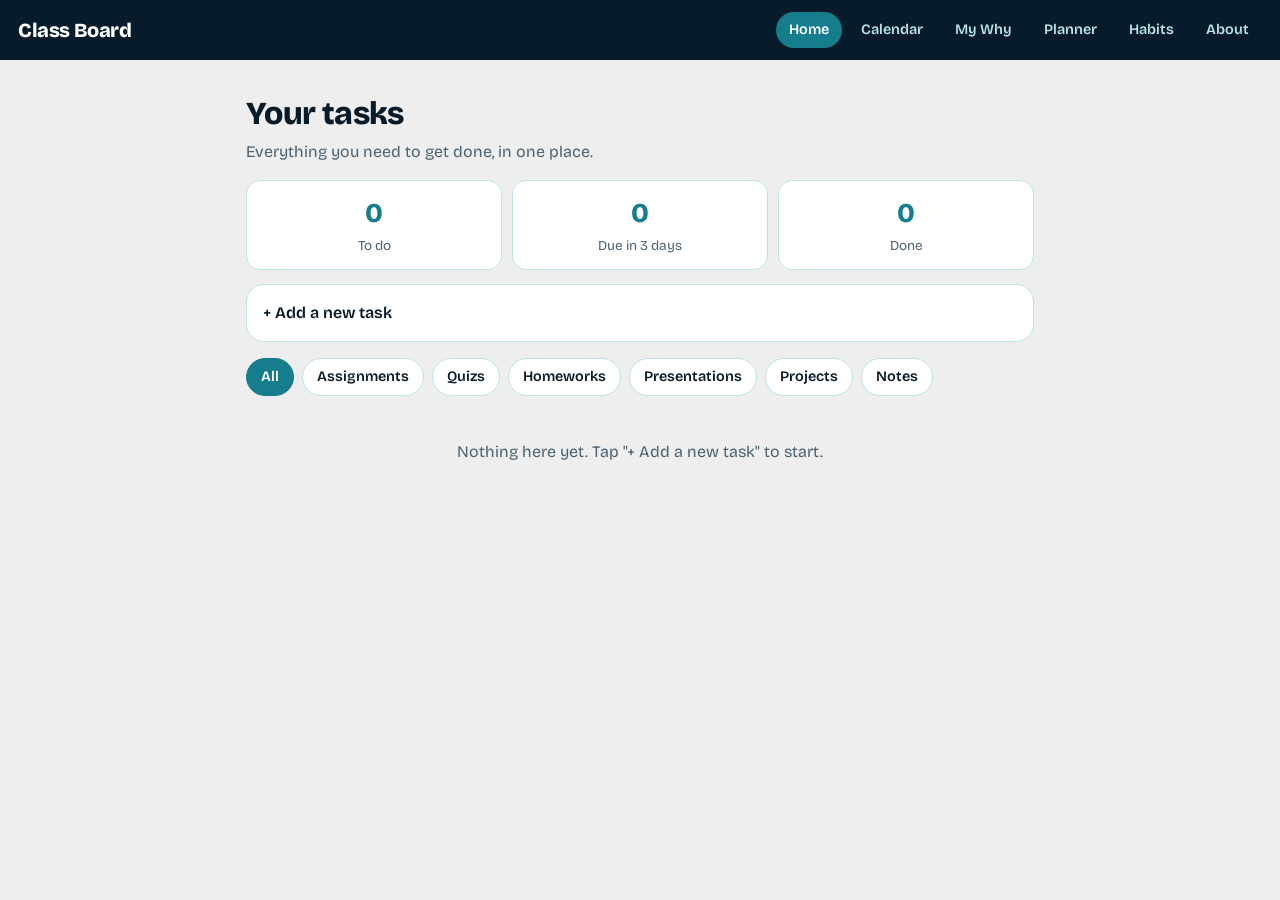
<file: index.html>
<!DOCTYPE html>
<html lang="en">
<head>
<meta charset="UTF-8">
<meta name="viewport" content="width=device-width, initial-scale=1">
<title>Home - Class Board</title>
<link rel="preconnect" href="https://fonts.googleapis.com">
<link rel="preconnect" href="https://fonts.gstatic.com" crossorigin>
<link href="https://fonts.googleapis.com/css2?family=Bricolage+Grotesque:wght@400;600;800&display=swap" rel="stylesheet">
<link rel="stylesheet" href="style.css">
</head>
<body>
<nav id="nav"></nav>

<main class="wrap">
  <div class="page-head">
    <h1>Your tasks</h1>
    <p>Everything you need to get done, in one place.</p>
  </div>

  <!-- three little numbers at the top -->
  <div class="stats">
    <div class="stat"><b id="statOpen">0</b><span>To do</span></div>
    <div class="stat"><b id="statSoon">0</b><span>Due in 3 days</span></div>
    <div class="stat"><b id="statDone">0</b><span>Done</span></div>
  </div>

  <!-- form to add or edit a task -->
  <details class="add" id="addBox" style="margin-top:14px">
    <summary id="addSummary">+ Add a new task</summary>
    <form id="addForm">
      <div class="row">
        <div>
          <label for="type">Type</label>
          <select id="type">
            <option>Assignment</option><option>Quiz</option><option>Homework</option>
            <option>Presentation</option><option>Project</option><option>Note</option>
          </select>
        </div>
        <div>
          <label for="deadline">Deadline</label>
          <input id="deadline" type="date">
          <div class="hint">Optional. Leave empty for notes.</div>
        </div>
      </div>
      <label for="title">Title</label>
      <input id="title" maxlength="120" required placeholder="e.g. Chapter 5 worksheet">
      <label for="details">Details</label>
      <textarea id="details" maxlength="1500" placeholder="Pages, topics, links, anything useful"></textarea>
      <button class="btn" id="addBtn" type="submit">Save task</button>
      <button class="btn ghost hidden" id="cancelBtn" type="button">Cancel edit</button>
    </form>
  </details>

  <div class="filters" id="filters"></div>
  <div id="list"></div>
</main>

<script src="common.js"></script>
<script>
// ===== Home page: add, edit, tick off and delete tasks =====
const TYPES = ["All", "Assignment", "Quiz", "Homework", "Presentation", "Project", "Note"];

let tasks = loadData("tasks", []);   // all tasks, loaded from the browser
let filterType = "All";              // which chip is selected
let edit_id = null;                  // id of the task being edited (null = adding a new one)

function $(id) { return document.getElementById(id); }

// ---- draw the stats, the chips and the task list ----
function render() {
  // stats
  $("statOpen").textContent = tasks.filter(t => !t.done).length;
  $("statDone").textContent = tasks.filter(t => t.done).length;
  $("statSoon").textContent = tasks.filter(function (t) {
    const n = daysLeft(t.deadline);
    return !t.done && n !== null && n >= 0 && n <= 3;
  }).length;

  // filter chips
  $("filters").innerHTML = TYPES.map(function (t) {
    return '<button class="chip" data-t="' + t + '" aria-pressed="' + (t === filterType) + '">' +
      (t === "All" ? "All" : t + "s") + "</button>";
  }).join("");

  // only show the selected type
  const shown = tasks.filter(t => filterType === "All" || t.type === filterType);

  // sort: not-done first, then earliest deadline, tasks without a deadline last
  shown.sort(function (a, b) {
    if (a.done !== b.done) return a.done ? 1 : -1;
    const da = a.deadline || "9999-12-31";
    const db = b.deadline || "9999-12-31";
    return da.localeCompare(db);
  });

  if (shown.length === 0) {
    $("list").innerHTML = '<div class="empty">Nothing here yet. Tap "+ Add a new task" to start.</div>';
    return;
  }

  $("list").innerHTML = shown.map(function (t) {
    const due = t.deadline ? dueLabel(t.deadline) : null;
    return '<article class="post ' + t.type + (t.done ? " done" : "") + '">' +
      '<div class="top">' +
        '<label class="tick"><input type="checkbox" data-done="' + t.id + '"' + (t.done ? " checked" : "") + '>' +
        '<span><span class="type">' + t.type + "</span><h3>" + esc(t.title) + "</h3></span></label>" +
        '<div class="actions"><button class="edit" data-edit="' + t.id + '">Edit</button>' +
        '<button class="del" data-del="' + t.id + '">Delete</button></div>' +
      "</div>" +
      (t.details ? "<p>" + esc(t.details) + "</p>" : "") +
      (due ? '<div class="due ' + due.cls + '">' + due.text + "</div>" : "") +
    "</article>";
  }).join("");
}

// ---- save + redraw (used after every change) ----
function update() {
  saveData("tasks", tasks);
  render();
}

// ---- put the form back to "add" mode ----
function endEdit() {
  edit_id = null;
  $("addForm").reset();
  $("addSummary").textContent = "+ Add a new task";
  $("addBtn").textContent = "Save task";
  $("cancelBtn").classList.add("hidden");
}

// ---- form submit: add a new task OR save changes ----
$("addForm").addEventListener("submit", function (e) {
  e.preventDefault();
  const data = {
    type: $("type").value,
    title: $("title").value.trim(),
    details: $("details").value.trim(),
    deadline: $("deadline").value
  };
  if (edit_id) {
    const task = tasks.find(t => t.id === edit_id);
    Object.assign(task, data);                       // copy new values onto the old task
  } else {
    tasks.push({ id: makeId(), done: false, ...data });
  }
  endEdit();
  $("addBox").open = false;
  update();
});

$("cancelBtn").addEventListener("click", endEdit);

// ---- clicks on the chips ----
$("filters").addEventListener("click", function (e) {
  const chip = e.target.closest("[data-t]");
  if (!chip) return;
  filterType = chip.dataset.t;
  render();
});

// ---- ticking a task as done ----
$("list").addEventListener("change", function (e) {
  const box = e.target.closest("[data-done]");
  if (!box) return;
  tasks.find(t => t.id === box.dataset.done).done = box.checked;
  update();
});

// ---- Edit and Delete buttons ----
$("list").addEventListener("click", function (e) {
  const editBtn = e.target.closest("[data-edit]");
  const delBtn = e.target.closest("[data-del]");

  if (editBtn) {
    const task = tasks.find(t => t.id === editBtn.dataset.edit);
    edit_id = task.id;
    $("type").value = task.type;
    $("deadline").value = task.deadline || "";
    $("title").value = task.title;
    $("details").value = task.details || "";
    $("addSummary").textContent = "Editing task";
    $("addBtn").textContent = "Save changes";
    $("cancelBtn").classList.remove("hidden");
    $("addBox").open = true;
    $("addBox").scrollIntoView({ behavior: "smooth" });
  }

  if (delBtn && confirm("Delete this task?")) {
    tasks = tasks.filter(t => t.id !== delBtn.dataset.del);
    update();
  }
});

render();
</script>
</body>
</html>
</file>
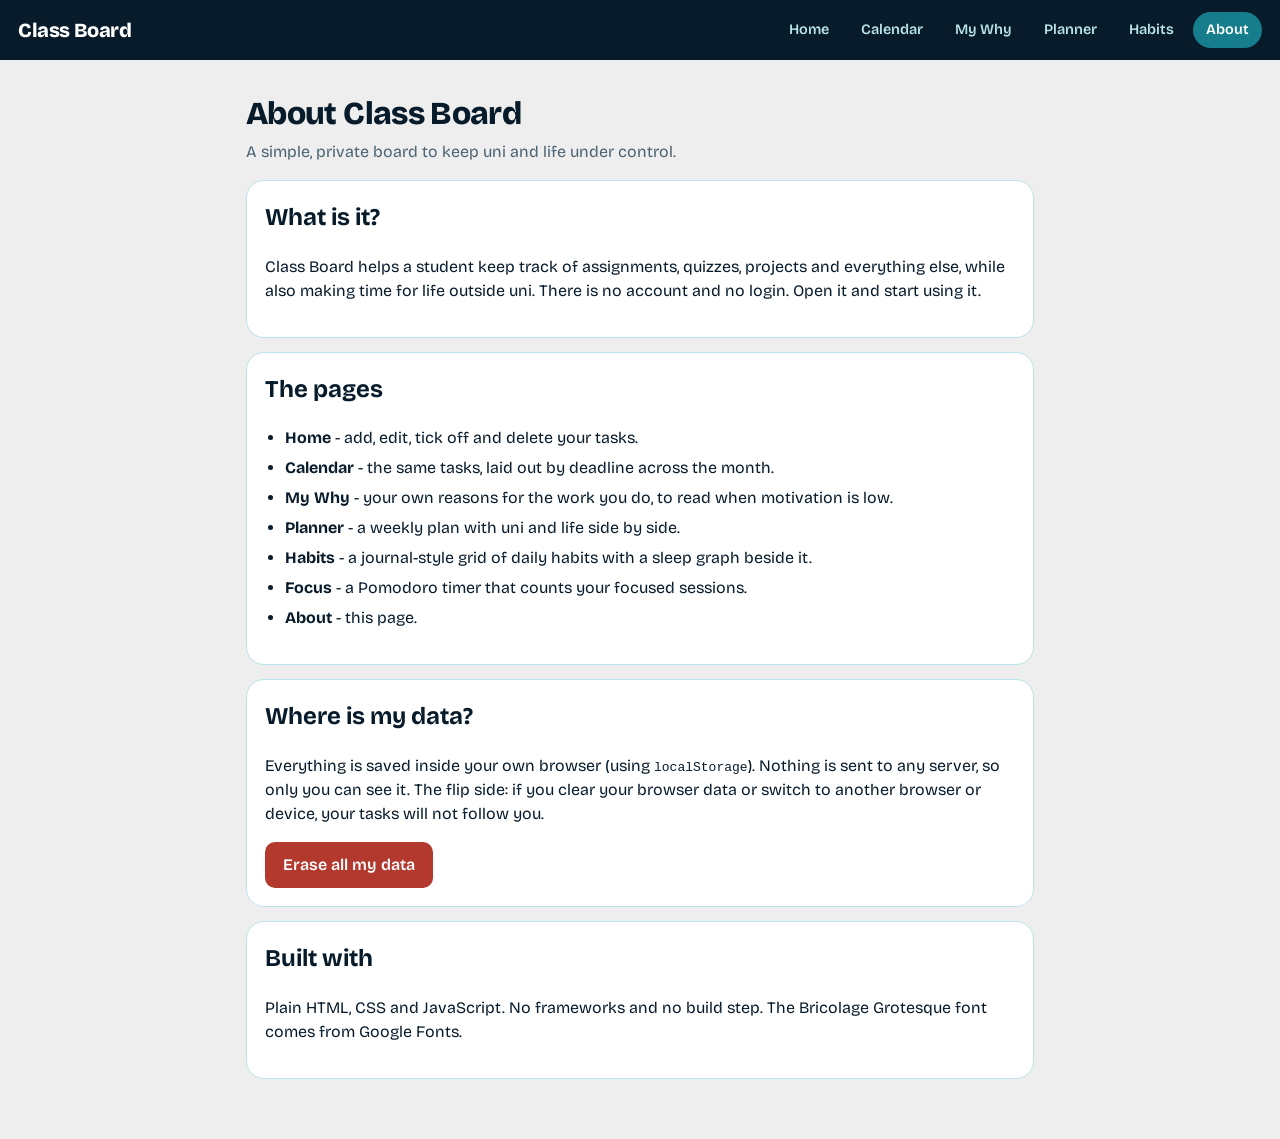
<file: about.html>
<!DOCTYPE html>
<html lang="en">
<head>
<meta charset="UTF-8">
<meta name="viewport" content="width=device-width, initial-scale=1">
<title>About - Class Board</title>
<link rel="preconnect" href="https://fonts.googleapis.com">
<link rel="preconnect" href="https://fonts.gstatic.com" crossorigin>
<link href="https://fonts.googleapis.com/css2?family=Bricolage+Grotesque:wght@400;600;800&display=swap" rel="stylesheet">
<link rel="stylesheet" href="style.css">
</head>
<body>
<nav id="nav"></nav>

<main class="wrap">
  <div class="page-head">
    <h1>About Class Board</h1>
    <p>A simple, private board to keep uni and life under control.</p>
  </div>

  <div class="card">
    <h2 style="margin-top:0">What is it?</h2>
    <p>Class Board helps a student keep track of assignments, quizzes, projects and everything else, while also making time for life outside uni. There is no account and no login. Open it and start using it.</p>
  </div>

  <div class="card">
    <h2 style="margin-top:0">The pages</h2>
    <ul class="about-list">
      <li><b>Home</b> - add, edit, tick off and delete your tasks.</li>
      <li><b>Calendar</b> - the same tasks, laid out by deadline across the month.</li>
      <li><b>My Why</b> - your own reasons for the work you do, to read when motivation is low.</li>
      <li><b>Planner</b> - a weekly plan with uni and life side by side.</li>
      <li><b>Habits</b> - a journal-style grid of daily habits with a sleep graph beside it.</li>
      <li><b>Focus</b> - a Pomodoro timer that counts your focused sessions.</li>
      <li><b>About</b> - this page.</li>
    </ul>
  </div>

  <div class="card">
    <h2 style="margin-top:0">Where is my data?</h2>
    <p>Everything is saved inside your own browser (using <code>localStorage</code>). Nothing is sent to any server, so only you can see it. The flip side: if you clear your browser data or switch to another browser or device, your tasks will not follow you.</p>
    <button class="btn danger" id="clearBtn" type="button">Erase all my data</button>
  </div>

  <div class="card">
    <h2 style="margin-top:0">Built with</h2>
    <p>Plain HTML, CSS and JavaScript. No frameworks and no build step. The Bricolage Grotesque font comes from Google Fonts.</p>
  </div>
</main>

<script src="common.js"></script>
<script>
// ===== About page: just one button that wipes everything saved by this site =====
document.getElementById("clearBtn").addEventListener("click", function () {
  if (confirm("This deletes all tasks, reasons, planner items and focus counts. Continue?")) {
    ["tasks", "reasons", "planner", "focusSessions", "habits", "habitChecks", "sleepLog"].forEach(function (key) {
      localStorage.removeItem(key);
    });
    alert("All data erased.");
  }
});
</script>
</body>
</html>
</file>
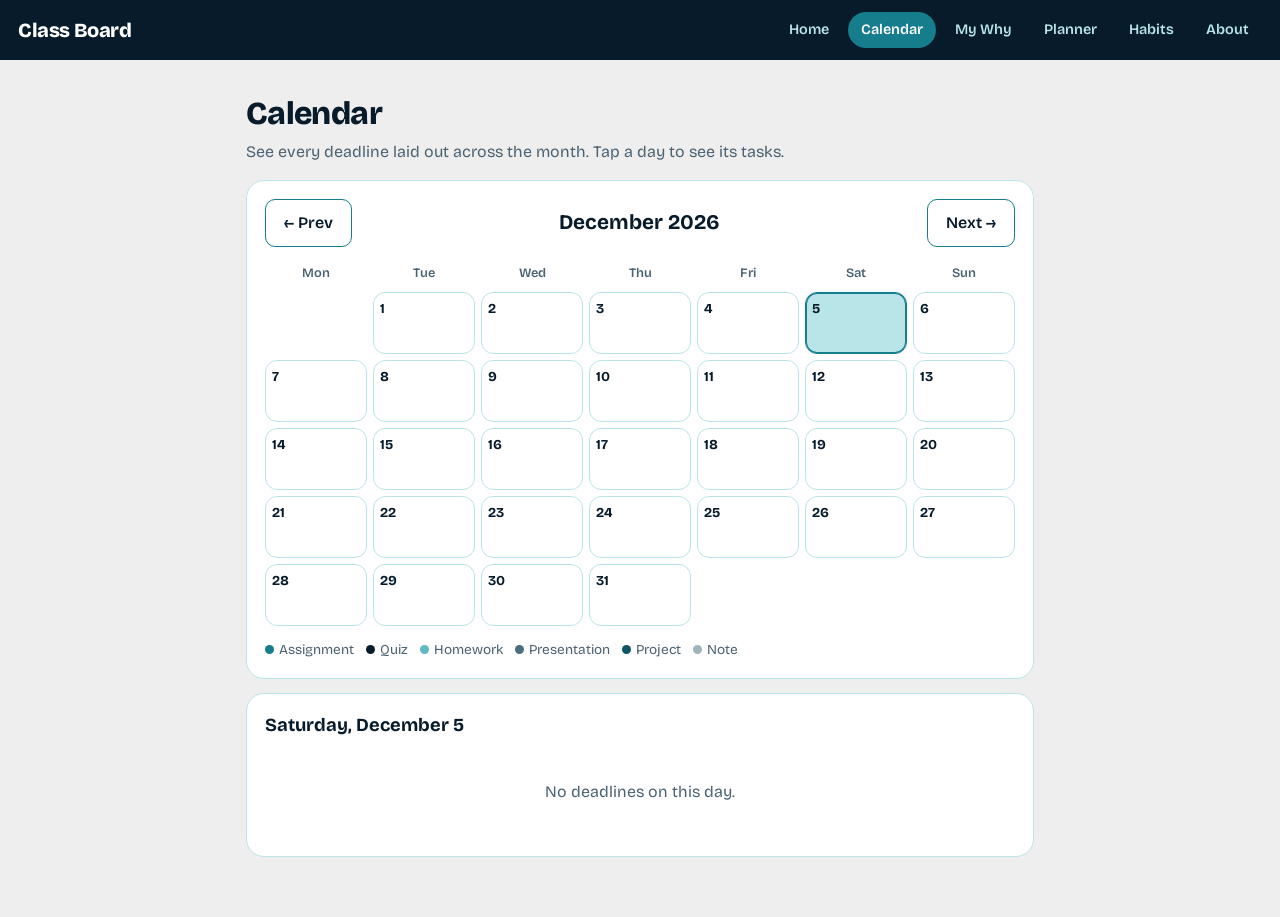
<file: calendar.html>
<!DOCTYPE html>
<html lang="en">
<head>
<meta charset="UTF-8">
<meta name="viewport" content="width=device-width, initial-scale=1">
<title>Calendar - Class Board</title>
<link rel="preconnect" href="https://fonts.googleapis.com">
<link rel="preconnect" href="https://fonts.gstatic.com" crossorigin>
<link href="https://fonts.googleapis.com/css2?family=Bricolage+Grotesque:wght@400;600;800&display=swap" rel="stylesheet">
<link rel="stylesheet" href="style.css">
</head>
<body>
<nav id="nav"></nav>

<main class="wrap">
  <div class="page-head">
    <h1>Calendar</h1>
    <p>See every deadline laid out across the month. Tap a day to see its tasks.</p>
  </div>

  <div class="card">
    <div class="cal-head">
      <button class="btn ghost" id="prevBtn" type="button">&larr; Prev</button>
      <h2 id="monthTitle"></h2>
      <button class="btn ghost" id="nextBtn" type="button">Next &rarr;</button>
    </div>
    <div class="cal-grid" id="calGrid"></div>

    <!-- colour key -->
    <div class="legend">
      <span><i class="dot Assignment"></i>Assignment</span>
      <span><i class="dot Quiz"></i>Quiz</span>
      <span><i class="dot Homework"></i>Homework</span>
      <span><i class="dot Presentation"></i>Presentation</span>
      <span><i class="dot Project"></i>Project</span>
      <span><i class="dot Note"></i>Note</span>
    </div>
  </div>

  <div class="card">
    <h2 id="dayTitle" style="margin:0 0 6px;font-size:1.15rem"></h2>
    <div id="dayList"></div>
  </div>
</main>

<script src="common.js"></script>
<script>
// ===== Calendar page: shows the same tasks as the Home page =====
let tasks = loadData("tasks", []);
let viewDate = new Date();          // the month we are looking at
viewDate.setDate(1);                // always the 1st so changing month is easy
let selectedKey = toKey(new Date()); // the day that is clicked (starts as today)

function $(id) { return document.getElementById(id); }

function drawCalendar() {
  const year = viewDate.getFullYear();
  const month = viewDate.getMonth();
  $("monthTitle").textContent = viewDate.toLocaleDateString(undefined, { month: "long", year: "numeric" });

  // week starts on Monday: how many empty boxes come before the 1st?
  const blanks = (new Date(year, month, 1).getDay() + 6) % 7;
  const total_days = new Date(year, month + 1, 0).getDate();
  const todayKey = toKey(new Date());

  let html = ["Mon", "Tue", "Wed", "Thu", "Fri", "Sat", "Sun"].map(n => '<div class="cal-name">' + n + "</div>").join("");

  for (let i = 0; i < blanks; i++) html += '<div class="cal-cell blank"></div>';

  for (let d = 1; d <= total_days; d++) {
    const key = toKey(new Date(year, month, d));
    const dayTasks = tasks.filter(t => t.deadline === key);
    const dots = dayTasks.map(t => '<i class="dot ' + t.type + '"></i>').join("");
    const classes = "cal-cell" + (key === todayKey ? " today" : "") + (key === selectedKey ? " selected" : "");
    html += '<button class="' + classes + '" data-key="' + key + '"><b>' + d + '</b><div class="dots">' + dots + "</div></button>";
  }
  $("calGrid").innerHTML = html;

  drawDay();
}

// the list of tasks under the calendar for the clicked day
function drawDay() {
  $("dayTitle").textContent = parseKey(selectedKey).toLocaleDateString(undefined, { weekday: "long", day: "numeric", month: "long" });
  const dayTasks = tasks.filter(t => t.deadline === selectedKey);

  if (dayTasks.length === 0) {
    $("dayList").innerHTML = '<div class="empty">No deadlines on this day.</div>';
    return;
  }
  $("dayList").innerHTML = dayTasks.map(function (t) {
    return '<article class="post ' + t.type + (t.done ? " done" : "") + '">' +
      '<label class="tick"><input type="checkbox" data-done="' + t.id + '"' + (t.done ? " checked" : "") + ">" +
      '<span><span class="type">' + t.type + "</span><h3>" + esc(t.title) + "</h3></span></label>" +
      (t.details ? "<p>" + esc(t.details) + "</p>" : "") + "</article>";
  }).join("");
}

// previous / next month buttons
$("prevBtn").addEventListener("click", function () { viewDate.setMonth(viewDate.getMonth() - 1); drawCalendar(); });
$("nextBtn").addEventListener("click", function () { viewDate.setMonth(viewDate.getMonth() + 1); drawCalendar(); });

// clicking a day
$("calGrid").addEventListener("click", function (e) {
  const cell = e.target.closest("[data-key]");
  if (!cell) return;
  selectedKey = cell.dataset.key;
  drawCalendar();
});

// ticking a task as done from here also saves it
$("dayList").addEventListener("change", function (e) {
  const box = e.target.closest("[data-done]");
  if (!box) return;
  tasks.find(t => t.id === box.dataset.done).done = box.checked;
  saveData("tasks", tasks);
  drawCalendar();
});

drawCalendar();
</script>
</body>
</html>
</file>
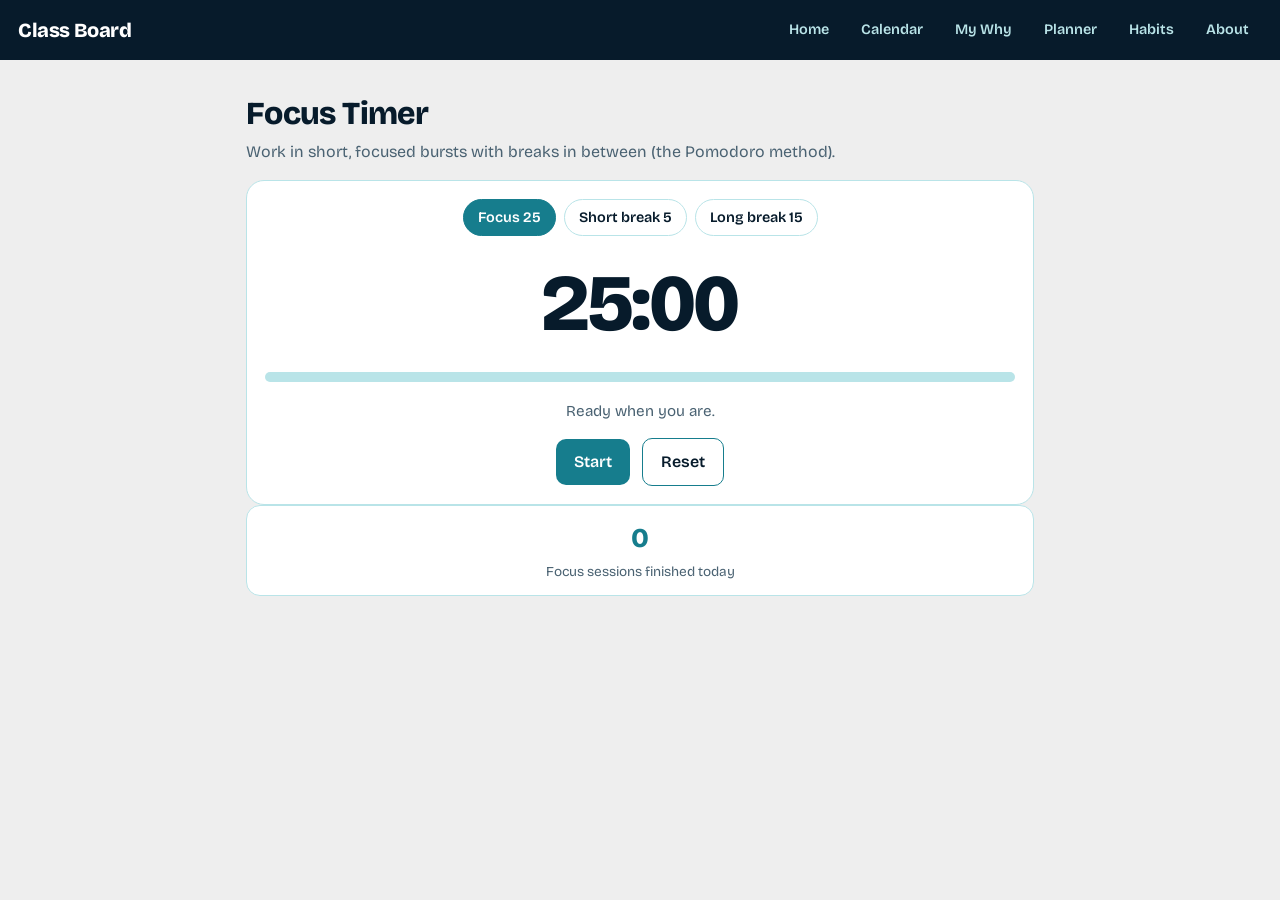
<file: focus.html>
<!DOCTYPE html>
<html lang="en">
<head>
<meta charset="UTF-8">
<meta name="viewport" content="width=device-width, initial-scale=1">
<title>Focus - Class Board</title>
<link rel="preconnect" href="https://fonts.googleapis.com">
<link rel="preconnect" href="https://fonts.gstatic.com" crossorigin>
<link href="https://fonts.googleapis.com/css2?family=Bricolage+Grotesque:wght@400;600;800&display=swap" rel="stylesheet">
<link rel="stylesheet" href="style.css">
</head>
<body>
<nav id="nav"></nav>

<main class="wrap">
  <div class="page-head">
    <h1>Focus Timer</h1>
    <p>Work in short, focused bursts with breaks in between (the Pomodoro method).</p>
  </div>

  <div class="card timer">
    <div class="modes">
      <button class="chip" data-mode="focus" type="button">Focus 25</button>
      <button class="chip" data-mode="short" type="button">Short break 5</button>
      <button class="chip" data-mode="long" type="button">Long break 15</button>
    </div>

    <div class="clock" id="clock">25:00</div>
    <div class="bar"><div id="barFill"></div></div>
    <p id="status" class="hint" style="font-size:.95rem">Ready when you are.</p>

    <button class="btn" id="startBtn" type="button">Start</button>
    <button class="btn ghost" id="resetBtn" type="button">Reset</button>
  </div>

  <div class="stats" style="grid-template-columns:1fr">
    <div class="stat"><b id="sessionCount">0</b><span>Focus sessions finished today</span></div>
  </div>
</main>

<script src="common.js"></script>
<script>
// ===== Focus page: a countdown timer that counts finished sessions per day =====
const MODES = { focus: 25, short: 5, long: 15 };   // minutes for each mode

let mode = "focus";
let seconds_left = MODES.focus * 60;
let timerId = null;                  // holds the running timer (null = stopped)

function $(id) { return document.getElementById(id); }

// how many focus sessions were finished today (saved as { "2026-11-16": 3 })
function todayCount() {
  const all = loadData("focusSessions", {});
  return all[toKey(new Date())] || 0;
}

function addSession() {
  const all = loadData("focusSessions", {});
  const key = toKey(new Date());
  all[key] = (all[key] || 0) + 1;
  saveData("focusSessions", all);
}

// shows the time as mm:ss and moves the progress bar
function drawClock() {
  const mins = String(Math.floor(seconds_left / 60)).padStart(2, "0");
  const secs = String(seconds_left % 60).padStart(2, "0");
  $("clock").textContent = mins + ":" + secs;
  document.title = mins + ":" + secs + " - Focus";

  const total = MODES[mode] * 60;
  $("barFill").style.width = ((total - seconds_left) / total * 100) + "%";
  $("sessionCount").textContent = todayCount();

  // highlight the selected mode chip
  document.querySelectorAll("[data-mode]").forEach(function (chip) {
    chip.setAttribute("aria-pressed", chip.dataset.mode === mode);
  });
}

function stopTimer() {
  clearInterval(timerId);
  timerId = null;
  $("startBtn").textContent = "Start";
}

// runs every second while the timer is on
function tick() {
  seconds_left--;
  if (seconds_left <= 0) {
    seconds_left = 0;
    stopTimer();
    if (mode === "focus") {
      addSession();
      $("status").textContent = "Nice work! Take a break.";
    } else {
      $("status").textContent = "Break over. Ready for another round?";
    }
  }
  drawClock();
}

$("startBtn").addEventListener("click", function () {
  if (timerId) {                       // already running -> pause
    stopTimer();
    $("status").textContent = "Paused.";
  } else {                             // not running -> start
    if (seconds_left === 0) seconds_left = MODES[mode] * 60;
    timerId = setInterval(tick, 1000);
    $("startBtn").textContent = "Pause";
    $("status").textContent = mode === "focus" ? "Stay focused..." : "Relax for a bit...";
  }
});

$("resetBtn").addEventListener("click", function () {
  stopTimer();
  seconds_left = MODES[mode] * 60;
  $("status").textContent = "Ready when you are.";
  drawClock();
});

// switching between focus / short break / long break
document.querySelectorAll("[data-mode]").forEach(function (chip) {
  chip.addEventListener("click", function () {
    stopTimer();
    mode = chip.dataset.mode;
    seconds_left = MODES[mode] * 60;
    $("status").textContent = "Ready when you are.";
    drawClock();
  });
});

drawClock();
</script>
</body>
</html>
</file>
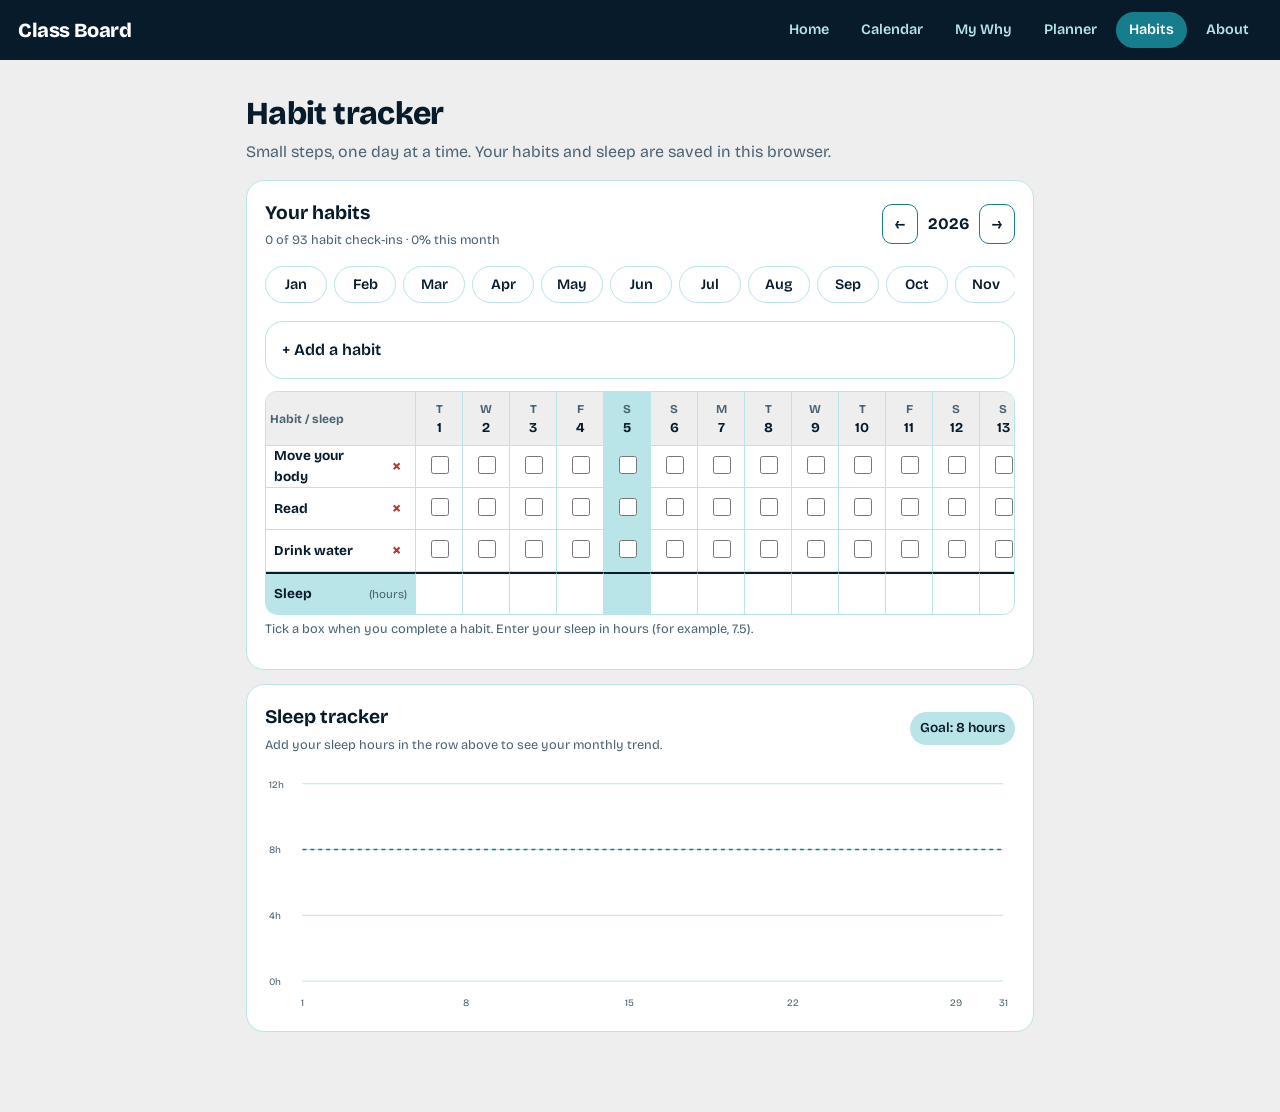
<file: habits.html>
<!DOCTYPE html>
<html lang="en">
<head>
<meta charset="UTF-8">
<meta name="viewport" content="width=device-width, initial-scale=1">
<title>Habits - Class Board</title>
<link rel="preconnect" href="https://fonts.googleapis.com">
<link rel="preconnect" href="https://fonts.gstatic.com" crossorigin>
<link href="https://fonts.googleapis.com/css2?family=Bricolage+Grotesque:wght@400;600;800&display=swap" rel="stylesheet">
<link rel="stylesheet" href="style.css">
</head>
<body>
<nav id="nav"></nav>

<main class="wrap">
  <div class="page-head">
    <h1>Habit tracker</h1>
    <p>Small steps, one day at a time. Your habits and sleep are saved in this browser.</p>
  </div>

  <section class="card" aria-labelledby="habitsTitle">
    <div class="habit-toolbar">
      <div>
        <h2 id="habitsTitle">Your habits</h2>
        <p id="monthSummary" class="hint" aria-live="polite"></p>
      </div>
      <div class="year-switch">
        <button class="btn ghost" id="prevYear" type="button" aria-label="Previous year">&larr;</button>
        <strong id="yearLabel"></strong>
        <button class="btn ghost" id="nextYear" type="button" aria-label="Next year">&rarr;</button>
      </div>
    </div>
    <div id="monthNav" class="month-nav" aria-label="Choose a month"></div>

    <details class="add habit-add">
      <summary>+ Add a habit</summary>
      <form id="habitForm">
        <label for="habitName">Habit name</label>
        <div class="habit-form-row">
          <input id="habitName" maxlength="40" required placeholder="e.g. Go for a walk">
          <button class="btn" type="submit">Add habit</button>
        </div>
      </form>
    </details>

    <div class="tracker-scroll" tabindex="0" aria-label="Monthly habit and sleep tracker. Scroll horizontally to see every day.">
      <table class="habit-table">
        <thead id="trackerHead"></thead>
        <tbody id="trackerBody"></tbody>
      </table>
    </div>
    <p class="hint">Tick a box when you complete a habit. Enter your sleep in hours (for example, 7.5).</p>
  </section>

  <section class="card sleep-card" aria-labelledby="sleepTitle">
    <div class="sleep-heading">
      <div>
        <h2 id="sleepTitle">Sleep tracker</h2>
        <p id="sleepSummary" class="hint"></p>
      </div>
      <span class="sleep-goal">Goal: 8 hours</span>
    </div>
    <div id="sleepChart" class="sleep-chart"></div>
  </section>
</main>

<script src="common.js"></script>
<script>
// ===== Habits page: daily habit checkboxes and a monthly sleep chart =====
const MONTHS = ["January", "February", "March", "April", "May", "June", "July", "August", "September", "October", "November", "December"];
const STARTER_HABITS = [
  { id: "move", name: "Move your body" },
  { id: "read", name: "Read" },
  { id: "water", name: "Drink water" }
];
const savedTracker = loadData("habitTracker", null);
let tracker = savedTracker && Array.isArray(savedTracker.habits) && savedTracker.days && typeof savedTracker.days === "object"
  ? savedTracker
  : { habits: STARTER_HABITS.slice(), days: {} };
let selectedYear = new Date().getFullYear();
let selectedMonth = new Date().getMonth();

function $(id) { return document.getElementById(id); }

function daysInMonth(year, month) {
  return new Date(year, month + 1, 0).getDate();
}

function dateKey(day) {
  return toKey(new Date(selectedYear, selectedMonth, day));
}

function dayData(day) {
  const key = dateKey(day);
  if (!tracker.days[key]) tracker.days[key] = { completed: [], sleep: "" };
  if (!Array.isArray(tracker.days[key].completed)) tracker.days[key].completed = [];
  return tracker.days[key];
}

function saveTracker() {
  saveData("habitTracker", tracker);
}

function renderMonths() {
  $("yearLabel").textContent = selectedYear;
  $("monthNav").innerHTML = MONTHS.map(function (month, index) {
    return '<button class="chip" type="button" data-month="' + index + '" aria-pressed="' + (index === selectedMonth) + '">' + month.slice(0, 3) + "</button>";
  }).join("");
}

function renderTracker() {
  const count = daysInMonth(selectedYear, selectedMonth);
  const todayKey = toKey(new Date());
  $("trackerHead").innerHTML = "<tr><th scope=\"col\" class=\"habit-label-head\">Habit / sleep</th>" +
    Array.from({ length: count }, function (_, index) {
      const day = index + 1;
      const key = dateKey(day);
      const weekday = new Date(selectedYear, selectedMonth, day).toLocaleDateString(undefined, { weekday: "narrow" });
      return '<th scope="col"' + (key === todayKey ? ' class="today-col"' : "") + '><span>' + weekday + '</span><b>' + day + "</b></th>";
    }).join("") + "</tr>";

  let rows = tracker.habits.map(function (habit) {
    return '<tr><th scope="row" class="habit-label"><span>' + esc(habit.name) + '</span><button type="button" class="remove-habit" data-remove="' + esc(habit.id) + '" aria-label="Remove ' + esc(habit.name) + '">&times;</button></th>' +
      Array.from({ length: count }, function (_, index) {
        const day = index + 1;
        const complete = dayData(day).completed.includes(habit.id);
        const key = dateKey(day);
        return '<td' + (key === todayKey ? ' class="today-col"' : "") + '><input class="habit-check" type="checkbox" data-habit="' + esc(habit.id) + '" data-day="' + day + '" aria-label="' + esc(habit.name) + ", " + MONTHS[selectedMonth] + " " + day + '" ' + (complete ? "checked" : "") + "></td>";
      }).join("") + "</tr>";
  }).join("");

  rows += '<tr class="sleep-row"><th scope="row" class="habit-label">Sleep <span class="sleep-unit">(hours)</span></th>' +
    Array.from({ length: count }, function (_, index) {
      const day = index + 1;
      const key = dateKey(day);
      const hours = dayData(day).sleep;
      return '<td' + (key === todayKey ? ' class="today-col"' : "") + '><input class="sleep-input" type="number" min="0" max="24" step="0.5" inputmode="decimal" data-sleep="' + day + '" value="' + esc(String(hours)) + '" aria-label="Sleep hours, ' + MONTHS[selectedMonth] + " " + day + '"></td>';
    }).join("") + "</tr>";

  $("trackerBody").innerHTML = rows;
  const completionCount = tracker.habits.reduce(function (total, habit) {
    return total + Array.from({ length: count }, (_, index) => dayData(index + 1).completed.includes(habit.id) ? 1 : 0).reduce((a, b) => a + b, 0);
  }, 0);
  const possible = tracker.habits.length * count;
  const percent = possible ? Math.round(completionCount / possible * 100) : 0;
  $("monthSummary").textContent = completionCount + " of " + possible + " habit check-ins · " + percent + "% this month";
  renderSleepChart(count);
}

function renderSleepChart(count) {
  const values = Array.from({ length: count }, function (_, index) {
    const raw = dayData(index + 1).sleep;
    return raw === "" ? null : Number(raw);
  });
  const recorded = values.filter(value => value !== null);
  const average = recorded.length ? (recorded.reduce((sum, value) => sum + value, 0) / recorded.length).toFixed(1) : null;
  $("sleepSummary").textContent = average
    ? "Average: " + average + " hours across " + recorded.length + (recorded.length === 1 ? " night" : " nights")
    : "Add your sleep hours in the row above to see your monthly trend.";

  const width = 760;
  const height = 250;
  const left = 38;
  const right = 12;
  const top = 18;
  const bottom = 32;
  const plotWidth = width - left - right;
  const plotHeight = height - top - bottom;
  const chartMax = Math.max(12, Math.min(24, Math.ceil(Math.max(0, ...recorded) / 4) * 4));
  const x = day => left + (count === 1 ? 0 : (day - 1) / (count - 1) * plotWidth);
  const y = hours => top + (chartMax - hours) / chartMax * plotHeight;
  let svg = '<svg viewBox="0 0 ' + width + " " + height + '" role="img" aria-label="' + esc(MONTHS[selectedMonth] + " " + selectedYear + " sleep hours by day") + '">';
  for (let hours = 0; hours <= chartMax; hours += 4) {
    const gy = y(hours);
    svg += '<line class="g-grid" x1="' + left + '" y1="' + gy + '" x2="' + (width - right) + '" y2="' + gy + '"></line>';
    svg += '<text class="g-label" x="4" y="' + (gy + 4) + '">' + hours + "h</text>";
  }
  svg += '<line class="g-goal" x1="' + left + '" y1="' + y(8) + '" x2="' + (width - right) + '" y2="' + y(8) + '"></line>';

  const points = values.map(function (value, index) {
    return value === null ? null : { day: index + 1, x: x(index + 1), y: y(value), value: value };
  });
  let segment = [];
  function drawSegment() {
    if (segment.length > 1) {
      svg += '<polyline class="g-line" points="' + segment.map(point => point.x + "," + point.y).join(" ") + '"></polyline>';
    }
    segment = [];
  }
  points.forEach(function (point) {
    if (!point) { drawSegment(); return; }
    segment.push(point);
    svg += '<circle class="g-dot" cx="' + point.x + '" cy="' + point.y + '" r="4"><title>Day ' + point.day + ": " + point.value + " hours</title></circle>";
  });
  drawSegment();

  for (let day = 1; day <= count; day += 7) {
    svg += '<text class="g-label" text-anchor="middle" x="' + x(day) + '" y="' + (height - 7) + '">' + day + "</text>";
  }
  if ((count - 1) % 7 !== 0) {
    svg += '<text class="g-label" text-anchor="middle" x="' + x(count) + '" y="' + (height - 7) + '">' + count + "</text>";
  }
  svg += "</svg>";
  $("sleepChart").innerHTML = svg;
}

function render() {
  renderMonths();
  renderTracker();
}

$("monthNav").addEventListener("click", function (event) {
  const button = event.target.closest("[data-month]");
  if (!button) return;
  selectedMonth = Number(button.dataset.month);
  render();
});

$("prevYear").addEventListener("click", function () {
  selectedYear--;
  render();
});

$("nextYear").addEventListener("click", function () {
  selectedYear++;
  render();
});

$("habitForm").addEventListener("submit", function (event) {
  event.preventDefault();
  const name = $("habitName").value.trim();
  if (!name) return;
  tracker.habits.push({ id: makeId(), name: name });
  $("habitForm").reset();
  saveTracker();
  render();
});

$("trackerBody").addEventListener("change", function (event) {
  const checkbox = event.target.closest("[data-habit]");
  if (checkbox) {
    const completed = dayData(Number(checkbox.dataset.day)).completed;
    const index = completed.indexOf(checkbox.dataset.habit);
    if (checkbox.checked && index === -1) completed.push(checkbox.dataset.habit);
    if (!checkbox.checked && index !== -1) completed.splice(index, 1);
    saveTracker();
    render();
    return;
  }

  const sleepInput = event.target.closest("[data-sleep]");
  if (sleepInput) {
    if (!sleepInput.validity.valid) {
      sleepInput.reportValidity();
      sleepInput.value = dayData(Number(sleepInput.dataset.sleep)).sleep;
      return;
    }
    dayData(Number(sleepInput.dataset.sleep)).sleep = sleepInput.value;
    saveTracker();
    renderSleepChart(daysInMonth(selectedYear, selectedMonth));
  }
});

$("trackerBody").addEventListener("click", function (event) {
  const button = event.target.closest("[data-remove]");
  if (!button) return;
  const habitId = button.dataset.remove;
  tracker.habits = tracker.habits.filter(habit => habit.id !== habitId);
  Object.keys(tracker.days).forEach(function (key) {
    tracker.days[key].completed = (tracker.days[key].completed || []).filter(id => id !== habitId);
  });
  saveTracker();
  render();
});

render();
</script>
</body>
</html>
</file>
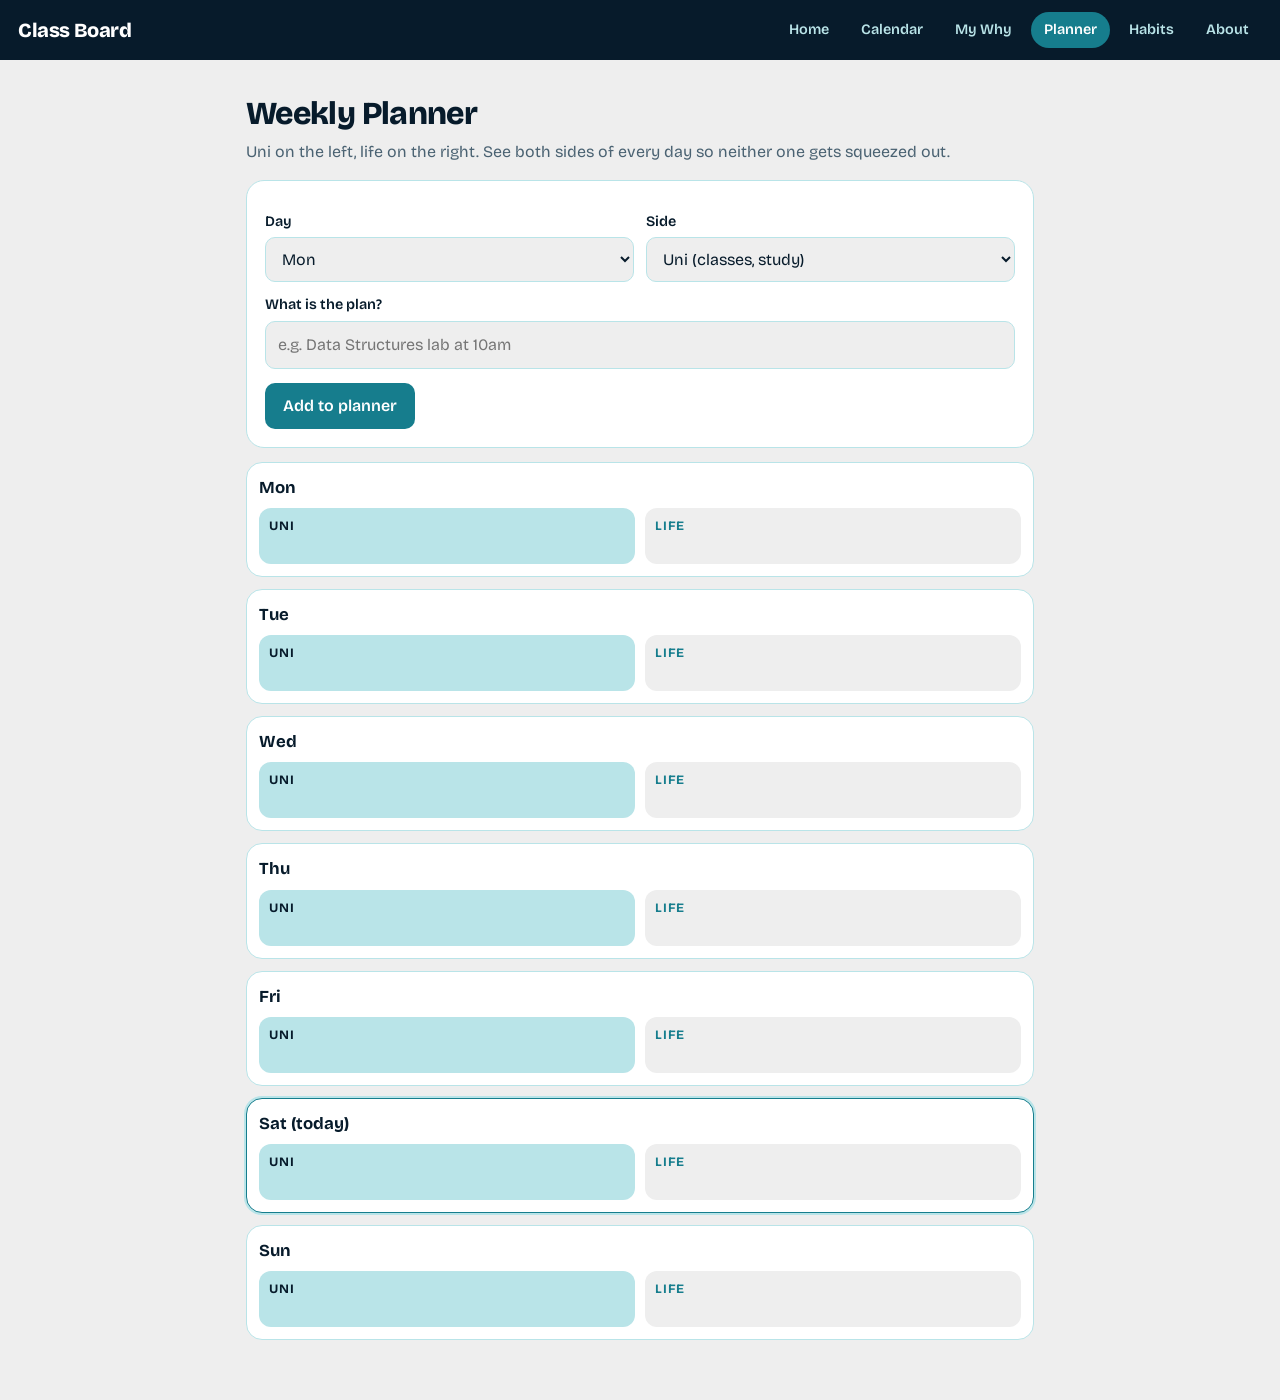
<file: planner.html>
<!DOCTYPE html>
<html lang="en">
<head>
<meta charset="UTF-8">
<meta name="viewport" content="width=device-width, initial-scale=1">
<title>Planner - Class Board</title>
<link rel="preconnect" href="https://fonts.googleapis.com">
<link rel="preconnect" href="https://fonts.gstatic.com" crossorigin>
<link href="https://fonts.googleapis.com/css2?family=Bricolage+Grotesque:wght@400;600;800&display=swap" rel="stylesheet">
<link rel="stylesheet" href="style.css">
</head>
<body>
<nav id="nav"></nav>

<main class="wrap">
  <div class="page-head">
    <h1>Weekly Planner</h1>
    <p>Uni on the left, life on the right. See both sides of every day so neither one gets squeezed out.</p>
  </div>

  <form class="card" id="planForm">
    <div class="row">
      <div>
        <label for="planDay">Day</label>
        <select id="planDay">
          <option>Mon</option><option>Tue</option><option>Wed</option><option>Thu</option>
          <option>Fri</option><option>Sat</option><option>Sun</option>
        </select>
      </div>
      <div>
        <label for="planSide">Side</label>
        <select id="planSide">
          <option value="uni">Uni (classes, study)</option>
          <option value="life">Life (gym, family, rest)</option>
        </select>
      </div>
    </div>
    <label for="planText">What is the plan?</label>
    <input id="planText" maxlength="80" required placeholder="e.g. Data Structures lab at 10am">
    <button class="btn" type="submit" style="margin-top:14px">Add to planner</button>
  </form>

  <div class="week" id="week"></div>
</main>

<script src="common.js"></script>
<script>
// ===== Planner page: every item has a day and a side ("uni" or "life") =====
const DAYS = ["Mon", "Tue", "Wed", "Thu", "Fri", "Sat", "Sun"];
let plan_items = loadData("planner", []);   // each item: { id, day, side, text, done }

function $(id) { return document.getElementById(id); }

// builds the little list for one side of one day
function sideHtml(day, side, title) {
  const mine = plan_items.filter(p => p.day === day && p.side === side);
  const rows = mine.map(function (p) {
    return '<div class="item' + (p.done ? " done" : "") + '">' +
      '<label><input type="checkbox" data-done="' + p.id + '"' + (p.done ? " checked" : "") + "><span>" + esc(p.text) + "</span></label>" +
      '<button data-del="' + p.id + '" aria-label="Remove">x</button></div>';
  }).join("");
  return '<div class="side ' + side + '"><h4>' + title + "</h4>" + rows + "</div>";
}

function render() {
  // JS says Sunday = 0, so we shift it to match our Mon-first list
  const todayName = DAYS[(new Date().getDay() + 6) % 7];

  $("week").innerHTML = DAYS.map(function (day) {
    return '<div class="day' + (day === todayName ? " today" : "") + '">' +
      "<h3>" + day + (day === todayName ? " (today)" : "") + "</h3>" +
      '<div class="sides">' + sideHtml(day, "uni", "Uni") + sideHtml(day, "life", "Life") + "</div></div>";
  }).join("");
}

function update() {
  saveData("planner", plan_items);
  render();
}

$("planForm").addEventListener("submit", function (e) {
  e.preventDefault();
  plan_items.push({
    id: makeId(),
    day: $("planDay").value,
    side: $("planSide").value,
    text: $("planText").value.trim(),
    done: false
  });
  $("planText").value = "";
  update();
});

$("week").addEventListener("change", function (e) {
  const box = e.target.closest("[data-done]");
  if (!box) return;
  plan_items.find(p => p.id === box.dataset.done).done = box.checked;
  update();
});

$("week").addEventListener("click", function (e) {
  const btn = e.target.closest("[data-del]");
  if (!btn) return;
  plan_items = plan_items.filter(p => p.id !== btn.dataset.del);
  update();
});

render();
</script>
</body>
</html>
</file>
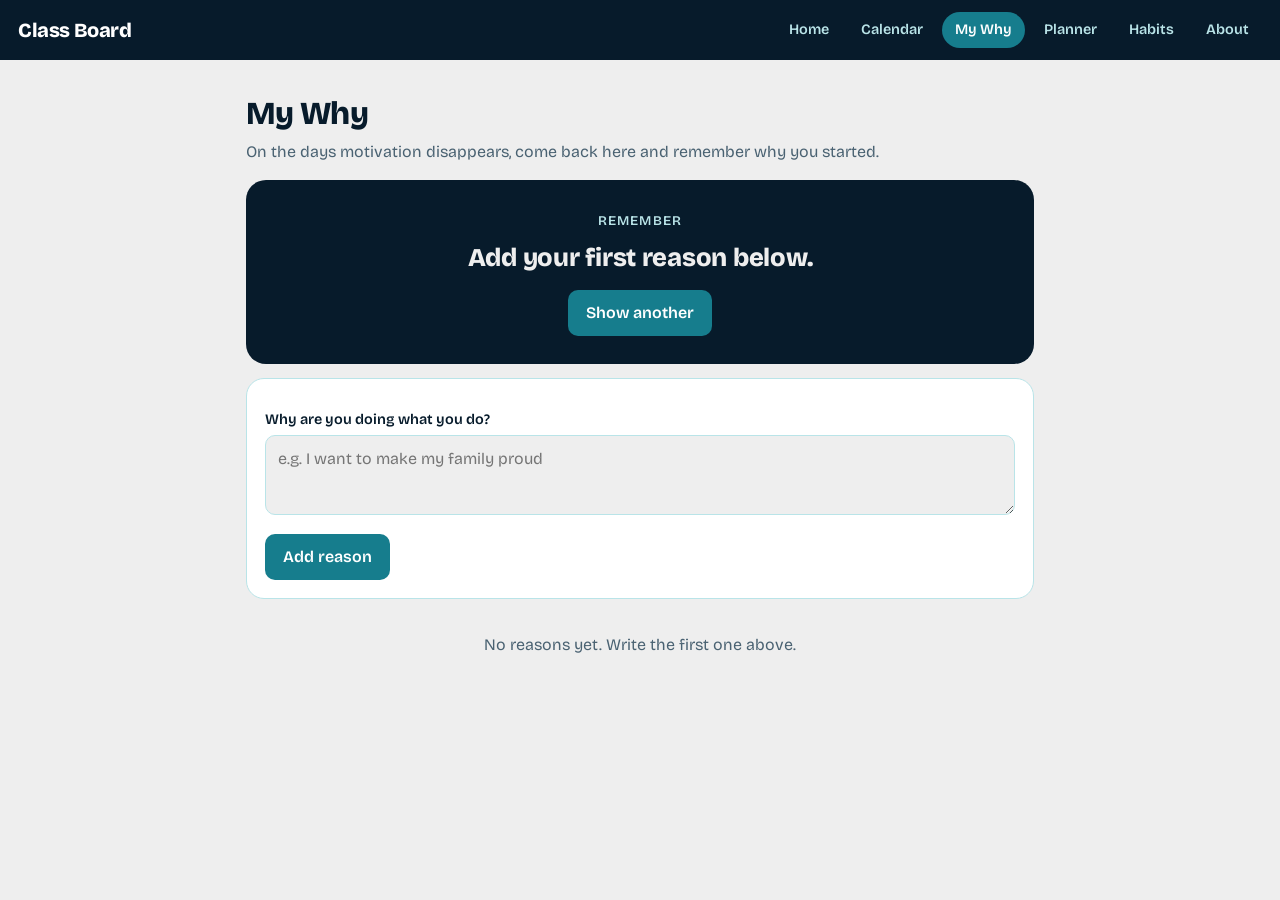
<file: why.html>
<!DOCTYPE html>
<html lang="en">
<head>
<meta charset="UTF-8">
<meta name="viewport" content="width=device-width, initial-scale=1">
<title>My Why - Class Board</title>
<link rel="preconnect" href="https://fonts.googleapis.com">
<link rel="preconnect" href="https://fonts.gstatic.com" crossorigin>
<link href="https://fonts.googleapis.com/css2?family=Bricolage+Grotesque:wght@400;600;800&display=swap" rel="stylesheet">
<link rel="stylesheet" href="style.css">
</head>
<body>
<nav id="nav"></nav>

<main class="wrap">
  <div class="page-head">
    <h1>My Why</h1>
    <p>On the days motivation disappears, come back here and remember why you started.</p>
  </div>

  <!-- one random reason shown big -->
  <div class="big-reason">
    <small>Remember</small>
    <p id="randomReason">Add your first reason below.</p>
    <button class="btn" id="anotherBtn" type="button">Show another</button>
  </div>

  <!-- add a reason -->
  <form class="card" id="reasonForm">
    <label for="reasonText">Why are you doing what you do?</label>
    <textarea id="reasonText" maxlength="300" required placeholder="e.g. I want to make my family proud"></textarea>
    <button class="btn" type="submit" style="margin-top:12px">Add reason</button>
  </form>

  <div id="reasonList"></div>
</main>

<script src="common.js"></script>
<script>
// ===== My Why page: a list of reasons that keep you going =====
let reasons = loadData("reasons", []);   // each reason: { id, text }

function $(id) { return document.getElementById(id); }

// pick one reason at random and show it big at the top
function showRandom() {
  if (reasons.length === 0) {
    $("randomReason").textContent = "Add your first reason below.";
    return;
  }
  const pick = reasons[Math.floor(Math.random() * reasons.length)];
  $("randomReason").textContent = pick.text;
}

// draw the full list of reasons
function render() {
  if (reasons.length === 0) {
    $("reasonList").innerHTML = '<div class="empty">No reasons yet. Write the first one above.</div>';
  } else {
    $("reasonList").innerHTML = reasons.map(function (r) {
      return '<div class="reason"><span>' + esc(r.text) + '</span>' +
        '<button class="btn ghost" data-del="' + r.id + '" type="button">Remove</button></div>';
    }).join("");
  }
  showRandom();
}

$("reasonForm").addEventListener("submit", function (e) {
  e.preventDefault();
  reasons.unshift({ id: makeId(), text: $("reasonText").value.trim() });   // newest on top
  saveData("reasons", reasons);
  $("reasonForm").reset();
  render();
});

$("reasonList").addEventListener("click", function (e) {
  const btn = e.target.closest("[data-del]");
  if (!btn) return;
  reasons = reasons.filter(r => r.id !== btn.dataset.del);
  saveData("reasons", reasons);
  render();
});

$("anotherBtn").addEventListener("click", showRandom);

render();
</script>
</body>
</html>
</file>
<file: style.css>
/* ===== Class Board - one stylesheet shared by all pages (light theme, flat colours, no gradients) =====
   Palette: #071B2B (navy)  #167D8D (teal)  #B9E4E8 (soft aqua)  #EEEEEE (light grey) */
:root {
  --bg: #EEEEEE;
  --card: #ffffff;
  --ink: #071B2B;
  --muted: #4A6272;
  --line: #B9E4E8;
  --accent: #167D8D;
  --soft: #B9E4E8;
  --danger: #B3392F;
  --ok: #167D8D;
  --warn: #B7791F;
  /* one colour for each type of task (all shades that sit with the palette) */
  --assignment: #167D8D;
  --quiz: #071B2B;
  --homework: #5FB8C4;
  --presentation: #4A6D80;
  --project: #0D5563;
  --note: #9FB4BC;
}

* { box-sizing: border-box; }

body {
  margin: 0;
  color: var(--ink);
  font-family: "Bricolage Grotesque", system-ui, sans-serif;
  line-height: 1.5;
  background: var(--bg);   /* one flat colour */
}

button, input, select, textarea { font: inherit; color: inherit; }
:focus-visible { outline: 3px solid var(--accent); outline-offset: 2px; }
.hidden { display: none !important; }

.wrap { max-width: 820px; margin: 0 auto; padding: 20px 16px 60px; }

/* ----- navigation bar ----- */
#nav {
  position: sticky; top: 0; z-index: 5;
  display: flex; align-items: center; justify-content: space-between; gap: 14px;
  padding: 12px 18px;
  background: var(--ink);
}
.brand { font-weight: 800; font-size: 1.25rem; letter-spacing: -.02em; color: #fff; text-decoration: none; }
.links { display: flex; gap: 6px; overflow-x: auto; }
.links a {
  white-space: nowrap; text-decoration: none; color: var(--soft);
  padding: 7px 13px; border-radius: 999px; font-weight: 600; font-size: .9rem;
}
.links a:hover { background: #12344A; color: #fff; }
.links a.active { background: var(--accent); color: #fff; }

/* ----- page heading ----- */
.page-head h1 { margin: 10px 0 2px; font-size: 2rem; font-weight: 800; letter-spacing: -.02em; }
.page-head p { margin: 0 0 16px; color: var(--muted); }

/* ----- generic card, buttons, form fields ----- */
.card {
  background: var(--card);
  border: 1px solid var(--line);
  border-radius: 18px;
  padding: 18px;
  margin-top: 14px;
}
label { display: block; font-weight: 600; font-size: .9rem; margin: 12px 0 5px; }
input, select, textarea {
  width: 100%; padding: 11px 12px;
  border: 1px solid var(--line); border-radius: 10px; background: var(--bg);
}
textarea { min-height: 80px; resize: vertical; }
.btn {
  border: 0; background: var(--accent); color: #fff;
  padding: 11px 18px; border-radius: 10px; font-weight: 600; cursor: pointer;
  transition: transform .1s;
}
.btn:active { transform: scale(.97); }
.btn.ghost { background: transparent; color: var(--ink); border: 1px solid var(--accent); }
.btn.danger { background: var(--danger); }
.row { display: grid; grid-template-columns: 1fr 1fr; gap: 12px; }
.hint { color: var(--muted); font-size: .8rem; margin-top: 4px; }
.empty { text-align: center; color: var(--muted); padding: 34px 10px; }

/* ----- Home: stats ----- */
.stats { display: grid; grid-template-columns: repeat(3, 1fr); gap: 10px; margin-bottom: 4px; }
.stat { background: var(--card); border: 1px solid var(--line); border-radius: 14px; padding: 12px; text-align: center; }
.stat b { display: block; font-size: 1.7rem; font-weight: 800; color: var(--accent); }
.stat span { color: var(--muted); font-size: .85rem; }

/* ----- Home: add form (collapsible) ----- */
details.add { background: var(--card); border: 1px solid var(--line); border-radius: 18px; padding: 4px 16px; }
details.add summary { cursor: pointer; font-weight: 600; padding: 12px 0; list-style: none; }
details.add summary::-webkit-details-marker { display: none; }
details.add .btn { margin: 16px 8px 14px 0; }
.error { color: var(--danger); font-size: .9rem; min-height: 1.2em; }

/* ----- filter chips ----- */
.filters { display: flex; gap: 8px; overflow-x: auto; margin: 16px 0 4px; padding-bottom: 6px; }
.chip {
  white-space: nowrap; cursor: pointer; font-weight: 600; font-size: .9rem;
  border: 1px solid var(--line); background: var(--card);
  padding: 7px 14px; border-radius: 999px;
}
.chip[aria-pressed="true"] { background: var(--accent); color: #fff; border-color: var(--accent); }

/* ----- task posts ----- */
.post {
  background: var(--card); border: 1px solid var(--line); border-left: 6px solid var(--c);
  border-radius: 16px; padding: 14px 16px; margin-top: 12px;
}
.post .top { display: flex; justify-content: space-between; gap: 10px; align-items: flex-start; }
.type { font-weight: 600; font-size: .85rem; color: var(--c); }
.post h3 { margin: 2px 0 4px; font-size: 1.15rem; line-height: 1.3; }
.post p { margin: 6px 0 0; white-space: pre-wrap; overflow-wrap: anywhere; }
.due { font-weight: 600; font-size: .9rem; margin-top: 8px; }
.due.soon { color: var(--warn); } .due.late { color: var(--danger); } .due.ok { color: var(--ok); }
.post.done { opacity: .55; }
.post.done h3, .post.done p { text-decoration: line-through; }
.tick { display: flex; gap: 12px; align-items: flex-start; cursor: pointer; margin: 0; font-weight: 400; }
.tick input { width: 22px; height: 22px; margin: 3px 0 0; flex: none; accent-color: var(--accent); }
.actions { display: flex; gap: 6px; flex: none; }
.actions button { background: none; border: 0; cursor: pointer; font-size: .85rem; padding: 4px; }
.edit { color: var(--accent); } .del { color: var(--danger); }

/* each task type sets the --c colour used above */
.Assignment { --c: var(--assignment); } .Quiz { --c: var(--quiz); } .Homework { --c: var(--homework); }
.Presentation { --c: var(--presentation); } .Project { --c: var(--project); } .Note { --c: var(--note); }

/* ----- Calendar ----- */
.cal-head { display: flex; align-items: center; justify-content: space-between; margin-bottom: 12px; }
.cal-head h2 { margin: 0; font-size: 1.3rem; }
.cal-grid { display: grid; grid-template-columns: repeat(7, 1fr); gap: 6px; }
.cal-name { text-align: center; font-weight: 600; font-size: .8rem; color: var(--muted); padding: 4px 0; }
.cal-cell {
  min-height: 62px; border: 1px solid var(--line); border-radius: 12px; background: var(--card);
  padding: 6px; text-align: left; cursor: pointer; display: flex; flex-direction: column; gap: 4px;
}
.cal-cell.blank { background: transparent; border: 0; cursor: default; }
.cal-cell.today { border-color: var(--accent); box-shadow: inset 0 0 0 1px var(--accent); }
.cal-cell.selected { background: var(--soft); }
.cal-cell b { font-size: .85rem; }
.dots { display: flex; flex-wrap: wrap; gap: 3px; }
.dot { width: 9px; height: 9px; border-radius: 50%; background: var(--c); }
.legend { display: flex; flex-wrap: wrap; gap: 12px; margin-top: 14px; font-size: .85rem; color: var(--muted); }
.legend span { display: flex; align-items: center; gap: 5px; }

/* ----- My Why ----- */
.big-reason {
  background: var(--ink); color: var(--bg);
  border-radius: 20px; padding: 28px 22px; text-align: center;
}
.big-reason small { color: var(--soft); letter-spacing: .08em; text-transform: uppercase; font-weight: 600; }
.big-reason p { font-size: 1.6rem; font-weight: 800; line-height: 1.25; margin: 10px 0 16px; letter-spacing: -.01em; }
.big-reason .btn { background: var(--accent); }
.reason {
  display: flex; justify-content: space-between; gap: 10px; align-items: center;
  background: var(--card); border: 1px solid var(--line); border-radius: 14px; padding: 12px 14px; margin-top: 10px;
}

/* ----- Planner (Uni and Life side by side) ----- */
.week { display: grid; gap: 12px; margin-top: 14px; }
.day { background: var(--card); border: 1px solid var(--line); border-radius: 16px; padding: 12px; }
.day.today { border-color: var(--accent); box-shadow: 0 0 0 2px var(--soft); }
.day h3 { margin: 0 0 8px; font-size: 1.05rem; }
.sides { display: grid; grid-template-columns: 1fr 1fr; gap: 10px; }
.side { border-radius: 12px; padding: 8px 10px; min-height: 56px; }
.side.uni { background: var(--soft); }
.side.life { background: var(--bg); }
.side h4 { margin: 0 0 4px; font-size: .8rem; text-transform: uppercase; letter-spacing: .06em; }
.side.uni h4 { color: var(--ink); } .side.life h4 { color: var(--accent); }
.item { display: flex; justify-content: space-between; gap: 6px; font-size: .9rem; padding: 2px 0; }
.item.done span { text-decoration: line-through; opacity: .55; }
.item label { display: flex; gap: 6px; margin: 0; font-weight: 400; font-size: .9rem; align-items: flex-start; }
.item input { width: 16px; height: 16px; margin-top: 3px; padding: 0; accent-color: var(--accent); }
.item button { background: none; border: 0; color: var(--danger); cursor: pointer; }

/* ----- Focus timer ----- */
.timer { text-align: center; }
.modes { display: flex; justify-content: center; gap: 8px; margin-bottom: 8px; flex-wrap: wrap; }
.clock { font-size: 5rem; font-weight: 800; letter-spacing: -.03em; margin: 8px 0; font-variant-numeric: tabular-nums; }
.bar { height: 10px; background: var(--soft); border-radius: 99px; overflow: hidden; margin: 6px 0 18px; }
.bar div { height: 100%; width: 0; background: var(--accent); transition: width 1s linear; }
.timer .btn { margin: 0 4px; }

/* ----- Habits page: the journal-style grid + sleep graph ----- */
.tracker {
  display: flex; align-items: flex-start; gap: 6px; overflow-x: auto;
  background: var(--card); border: 1px solid var(--line); border-radius: 18px; padding: 14px;
}
.t-row { display: grid; height: 34px; align-items: center; border-bottom: 1px solid var(--line); text-align: center; }
.t-row.weekend { background: var(--bg); }
.t-row.today { background: var(--soft); }
.t-row.t-head { height: 100px; border-bottom: 2px solid var(--ink); background: transparent; }
.t-row.t-total { height: 40px; border-bottom: 0; border-top: 2px solid var(--ink); font-weight: 800; color: var(--accent); }
.t-day { text-align: left; padding-left: 4px; font-size: .8rem; font-weight: 600; color: var(--muted); }
.t-head .t-day { align-self: end; padding-bottom: 6px; }
.t-total .t-day { color: var(--ink); }
/* habit names are written upwards, just like in the notebook */
.habit-name { height: 100%; display: flex; justify-content: center; align-items: flex-end; padding-bottom: 6px; }
.habit-name span {
  writing-mode: vertical-rl; transform: rotate(180deg);
  white-space: nowrap; font-size: .8rem; font-weight: 600; max-height: 92px; overflow: hidden; text-overflow: ellipsis;
}
.x-cell {
  width: 100%; height: 100%; padding: 0; border: 0; border-left: 1px solid var(--line);
  background: transparent; cursor: pointer; font-weight: 800; font-size: 1rem; color: var(--ink);
}
.x-cell:hover { background: var(--soft); }
.sleep-in {
  width: 100%; height: 100%; padding: 0; border: 0; border-left: 1px solid var(--line);
  border-radius: 0; background: transparent; text-align: center;
}
.g-grid { stroke: var(--line); stroke-width: 1; }
.g-goal { stroke: var(--accent); stroke-width: 1.5; stroke-dasharray: 4 4; }
.g-today { fill: var(--soft); }
.g-line { stroke: var(--ink); stroke-width: 2; fill: none; }
.g-dot { fill: var(--accent); }
.g-label { fill: var(--muted); font-size: 10px; }
.g-title { fill: var(--ink); font-size: 12px; font-weight: 600; }
.habit-chip {
  display: inline-flex; align-items: center; gap: 8px; margin: 8px 8px 0 0;
  background: var(--soft); border-radius: 999px; padding: 6px 8px 6px 14px; font-weight: 600; font-size: .9rem;
}
.habit-chip button { border: 0; background: var(--ink); color: #fff; width: 22px; height: 22px; border-radius: 50%; cursor: pointer; }

/* ----- Habits tracker ----- */
.habit-toolbar, .sleep-heading { display: flex; justify-content: space-between; align-items: center; gap: 12px; }
.habit-toolbar h2, .sleep-heading h2 { margin: 0; font-size: 1.2rem; }
.habit-toolbar .hint, .sleep-heading .hint { margin: 3px 0 0; }
.year-switch { display: flex; align-items: center; gap: 10px; }
.year-switch .btn { padding: 7px 12px; }
.month-nav { display: flex; gap: 7px; overflow-x: auto; margin: 14px 0 12px; padding: 2px 0 6px; }
.month-nav .chip { min-width: 62px; }
.habit-add { margin: 0 0 12px; }
.habit-add form { padding-bottom: 12px; }
.habit-form-row { display: flex; align-items: center; gap: 8px; }
.habit-form-row input { min-width: 0; }
.habit-form-row .btn { flex: none; }
.tracker-scroll { overflow: auto; max-width: 100%; border: 1px solid var(--line); border-radius: 12px; }
.habit-table { border-collapse: separate; border-spacing: 0; min-width: 100%; width: max-content; }
.habit-table th, .habit-table td { min-width: 39px; height: 42px; padding: 4px; border-right: 1px solid var(--line); border-bottom: 1px solid var(--line); text-align: center; }
.habit-table thead th { height: 54px; background: var(--bg); color: var(--muted); font-size: .75rem; }
.habit-table thead th span, .habit-table thead th b { display: block; }
.habit-table thead th b { color: var(--ink); font-size: .85rem; }
.habit-table .habit-label-head, .habit-table .habit-label { position: sticky; left: 0; z-index: 1; min-width: 150px; width: 150px; text-align: left; background: var(--card); }
.habit-table .habit-label-head { z-index: 2; background: var(--bg); }
.habit-table .habit-label { display: flex; align-items: center; justify-content: space-between; gap: 6px; padding: 5px 8px; font-size: .85rem; }
.habit-table .habit-label span { overflow-wrap: anywhere; }
.habit-table .today-col { background: var(--soft); }
.habit-table .habit-check { width: 18px; height: 18px; padding: 0; accent-color: var(--accent); cursor: pointer; }
.habit-table .remove-habit { flex: none; border: 0; background: transparent; color: var(--danger); cursor: pointer; font-size: 1.1rem; line-height: 1; }
.habit-table .sleep-row th, .habit-table .sleep-row td { border-top: 2px solid var(--ink); border-bottom: 0; }
.habit-table .sleep-row .habit-label { background: var(--soft); }
.sleep-unit { color: var(--muted); font-size: .72rem; font-weight: 400; }
.habit-table .sleep-input { width: 38px; min-width: 0; padding: 5px 1px; border: 1px solid transparent; border-radius: 6px; background: transparent; text-align: center; font-size: .82rem; }
.habit-table .sleep-input:focus { background: #fff; border-color: var(--accent); }
.sleep-card { margin-bottom: 20px; }
.sleep-goal { flex: none; border-radius: 999px; background: var(--soft); padding: 6px 10px; color: var(--ink); font-size: .85rem; font-weight: 600; }
.sleep-chart { margin-top: 12px; overflow-x: auto; }
.sleep-chart svg { display: block; width: 100%; min-width: 520px; height: auto; }
.sleep-chart .g-grid { stroke: var(--line); stroke-width: 1; }
.sleep-chart .g-goal { stroke: var(--accent); stroke-width: 1.5; stroke-dasharray: 4 4; }
.sleep-chart .g-line { stroke: var(--ink); stroke-width: 2; fill: none; }
.sleep-chart .g-dot { fill: var(--accent); }
.sleep-chart .g-label { fill: var(--muted); font-size: 10px; }

/* ----- About ----- */
.about-list { padding-left: 20px; }
.about-list li { margin: 6px 0; }

/* ----- small screens ----- */
@media (max-width: 560px) {
  #nav { flex-direction: column; align-items: flex-start; gap: 6px; }
  .links { width: 100%; }
  .row { grid-template-columns: 1fr; }
  .sides { grid-template-columns: 1fr; }
  .clock { font-size: 3.8rem; }
  .page-head h1 { font-size: 1.6rem; }
  .cal-cell { min-height: 50px; padding: 4px; }
  .habit-toolbar { align-items: flex-start; }
  .year-switch { gap: 5px; }
  .year-switch .btn { padding: 6px 9px; }
  .habit-table .habit-label-head, .habit-table .habit-label { min-width: 128px; width: 128px; }
  .habit-form-row { align-items: stretch; }
}
</file>
